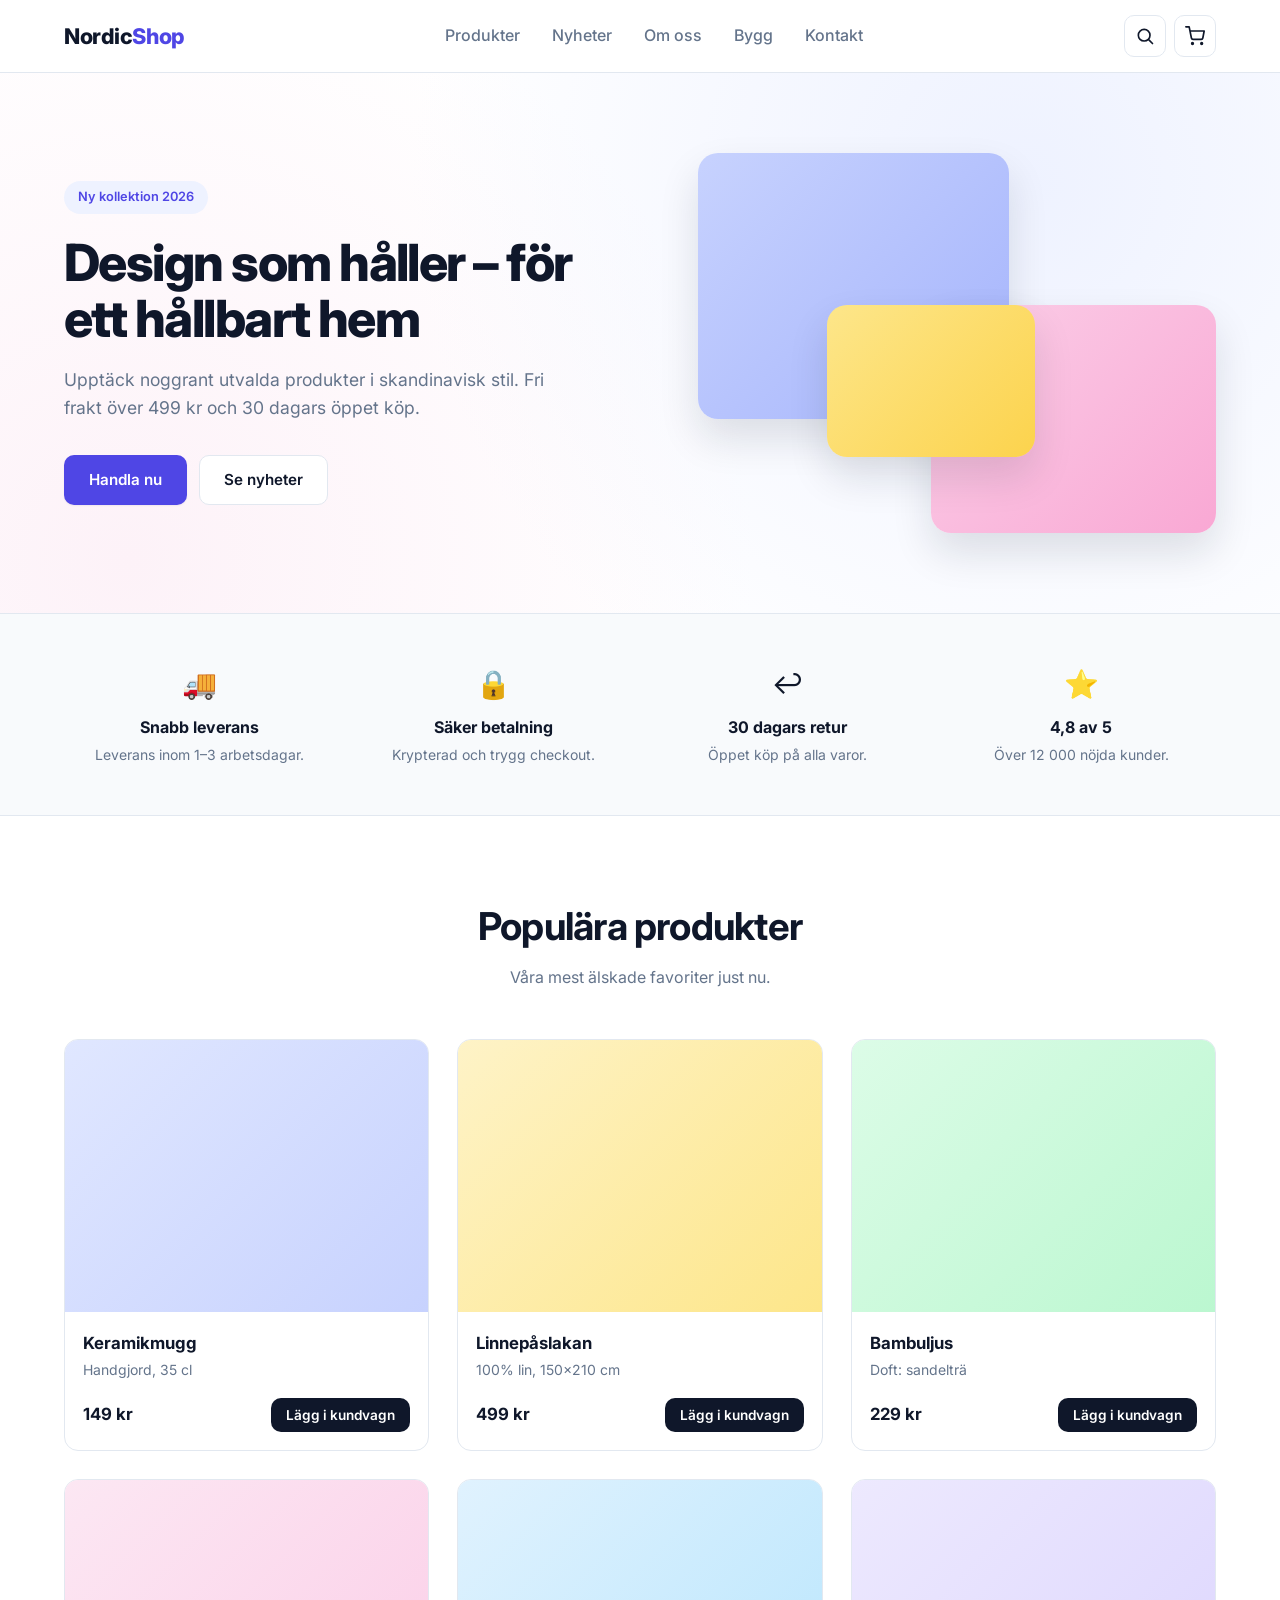
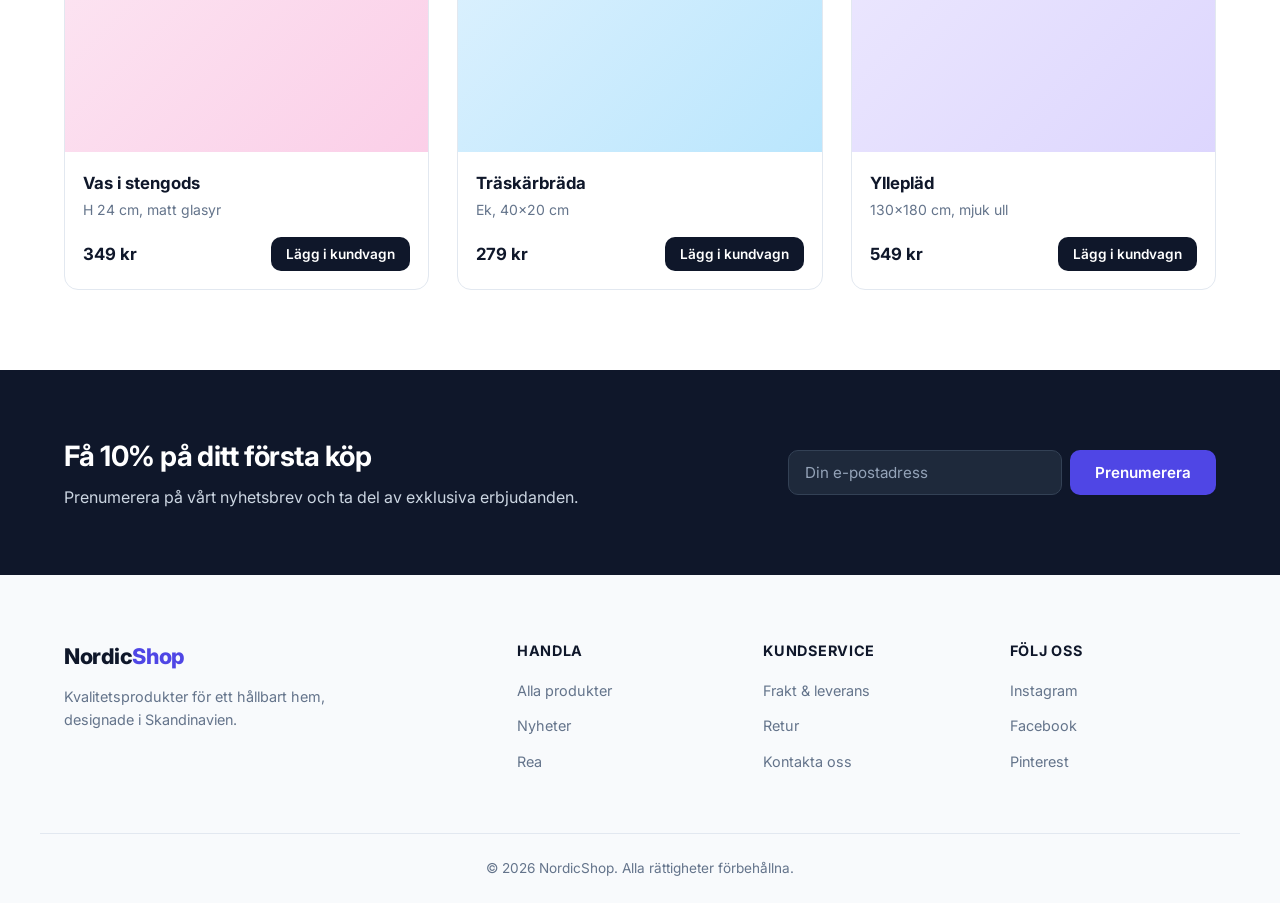
<file: index.html>
<!DOCTYPE html>
<html lang="sv">
<head>
  <meta charset="UTF-8" />
  <meta name="viewport" content="width=device-width, initial-scale=1.0" />
  <title>Nordic Shop – Kvalitet för vardagen</title>
  <link rel="preconnect" href="https://fonts.googleapis.com" />
  <link rel="preconnect" href="https://fonts.gstatic.com" crossorigin />
  <link href="https://fonts.googleapis.com/css2?family=Inter:wght@400;500;600;700;800&display=swap" rel="stylesheet" />
  <link rel="stylesheet" href="style.css" />
</head>
<body>
  <header class="site-header">
    <div class="container header-inner">
      <a href="index.html" class="logo">Nordic<span>Shop</span></a>
      <nav class="main-nav" aria-label="Huvudmeny">
        <a href="produkter.html">Produkter</a>
        <a href="nyheter.html">Nyheter</a>
        <a href="om-oss.html">Om oss</a>
        <a href="bygg.html">Bygg</a>
        <a href="index.html#kontakt">Kontakt</a>
      </nav>
      <div class="header-actions">
        <button class="icon-btn" id="searchToggle" aria-label="Sök" aria-expanded="false">
          <svg viewBox="0 0 24 24" width="20" height="20" fill="none" stroke="currentColor" stroke-width="2" stroke-linecap="round" stroke-linejoin="round"><circle cx="11" cy="11" r="7"/><line x1="21" y1="21" x2="16.65" y2="16.65"/></svg>
        </button>
        <a href="kundvagn.html" class="icon-btn cart-btn" aria-label="Kundvagn">
          <svg viewBox="0 0 24 24" width="20" height="20" fill="none" stroke="currentColor" stroke-width="2" stroke-linecap="round" stroke-linejoin="round"><circle cx="9" cy="21" r="1"/><circle cx="20" cy="21" r="1"/><path d="M1 1h4l2.68 13.39a2 2 0 0 0 2 1.61h9.72a2 2 0 0 0 2-1.61L23 6H6"/></svg>
          <span class="cart-count" id="cartCount">0</span>
        </a>
      </div>
    </div>
    <div class="search-panel" id="searchPanel" hidden>
      <div class="container">
        <input type="search" id="searchInput" class="search-input" placeholder="Sök produkter…" autocomplete="off" />
        <div class="search-results" id="searchResults"></div>
      </div>
    </div>
  </header>

  <section class="hero">
    <div class="container hero-inner">
      <div class="hero-text">
        <span class="badge">Ny kollektion 2026</span>
        <h1>Design som håller – för ett hållbart hem</h1>
        <p>Upptäck noggrant utvalda produkter i skandinavisk stil. Fri frakt över 499 kr och 30 dagars öppet köp.</p>
        <div class="hero-actions">
          <a href="produkter.html" class="btn btn-primary">Handla nu</a>
          <a href="nyheter.html" class="btn btn-ghost">Se nyheter</a>
        </div>
      </div>
      <div class="hero-visual" aria-hidden="true">
        <div class="hero-card card-1"></div>
        <div class="hero-card card-2"></div>
        <div class="hero-card card-3"></div>
      </div>
    </div>
  </section>

  <section class="features">
    <div class="container features-grid">
      <div class="feature">
        <div class="feature-icon">🚚</div>
        <h3>Snabb leverans</h3>
        <p>Leverans inom 1–3 arbetsdagar.</p>
      </div>
      <div class="feature">
        <div class="feature-icon">🔒</div>
        <h3>Säker betalning</h3>
        <p>Krypterad och trygg checkout.</p>
      </div>
      <div class="feature">
        <div class="feature-icon">↩️</div>
        <h3>30 dagars retur</h3>
        <p>Öppet köp på alla varor.</p>
      </div>
      <div class="feature">
        <div class="feature-icon">⭐</div>
        <h3>4,8 av 5</h3>
        <p>Över 12 000 nöjda kunder.</p>
      </div>
    </div>
  </section>

  <section id="produkter" class="products">
    <div class="container">
      <div class="section-head">
        <h2>Populära produkter</h2>
        <p>Våra mest älskade favoriter just nu.</p>
      </div>
      <div class="product-grid" data-render="products" data-limit="6"></div>
    </div>
  </section>

  <section id="nyheter" class="newsletter">
    <div class="container newsletter-inner">
      <div>
        <h2>Få 10% på ditt första köp</h2>
        <p>Prenumerera på vårt nyhetsbrev och ta del av exklusiva erbjudanden.</p>
      </div>
      <form class="newsletter-form" id="newsletterForm">
        <input type="email" name="email" placeholder="Din e-postadress" required />
        <button type="submit" class="btn btn-primary">Prenumerera</button>
      </form>
    </div>
  </section>

  <footer id="kontakt" class="site-footer">
    <div class="container footer-grid">
      <div>
        <a href="index.html" class="logo">Nordic<span>Shop</span></a>
        <p class="footer-text">Kvalitetsprodukter för ett hållbart hem, designade i Skandinavien.</p>
      </div>
      <div>
        <h4>Handla</h4>
        <ul>
          <li><a href="produkter.html">Alla produkter</a></li>
          <li><a href="nyheter.html">Nyheter</a></li>
          <li><a href="produkter.html?filter=rea">Rea</a></li>
        </ul>
      </div>
      <div>
        <h4>Kundservice</h4>
        <ul>
          <li><a href="om-oss.html#frakt">Frakt &amp; leverans</a></li>
          <li><a href="om-oss.html#retur">Retur</a></li>
          <li><a href="om-oss.html#kontakt">Kontakta oss</a></li>
        </ul>
      </div>
      <div>
        <h4>Följ oss</h4>
        <ul>
          <li><a href="https://instagram.com" target="_blank" rel="noopener">Instagram</a></li>
          <li><a href="https://facebook.com" target="_blank" rel="noopener">Facebook</a></li>
          <li><a href="https://pinterest.com" target="_blank" rel="noopener">Pinterest</a></li>
        </ul>
      </div>
    </div>
    <div class="container footer-bottom">
      <p>© 2026 NordicShop. Alla rättigheter förbehållna.</p>
    </div>
  </footer>

  <div class="toast" id="toast" role="status" aria-live="polite"></div>
  <script src="script.js"></script>
</body>
</html>
</file>
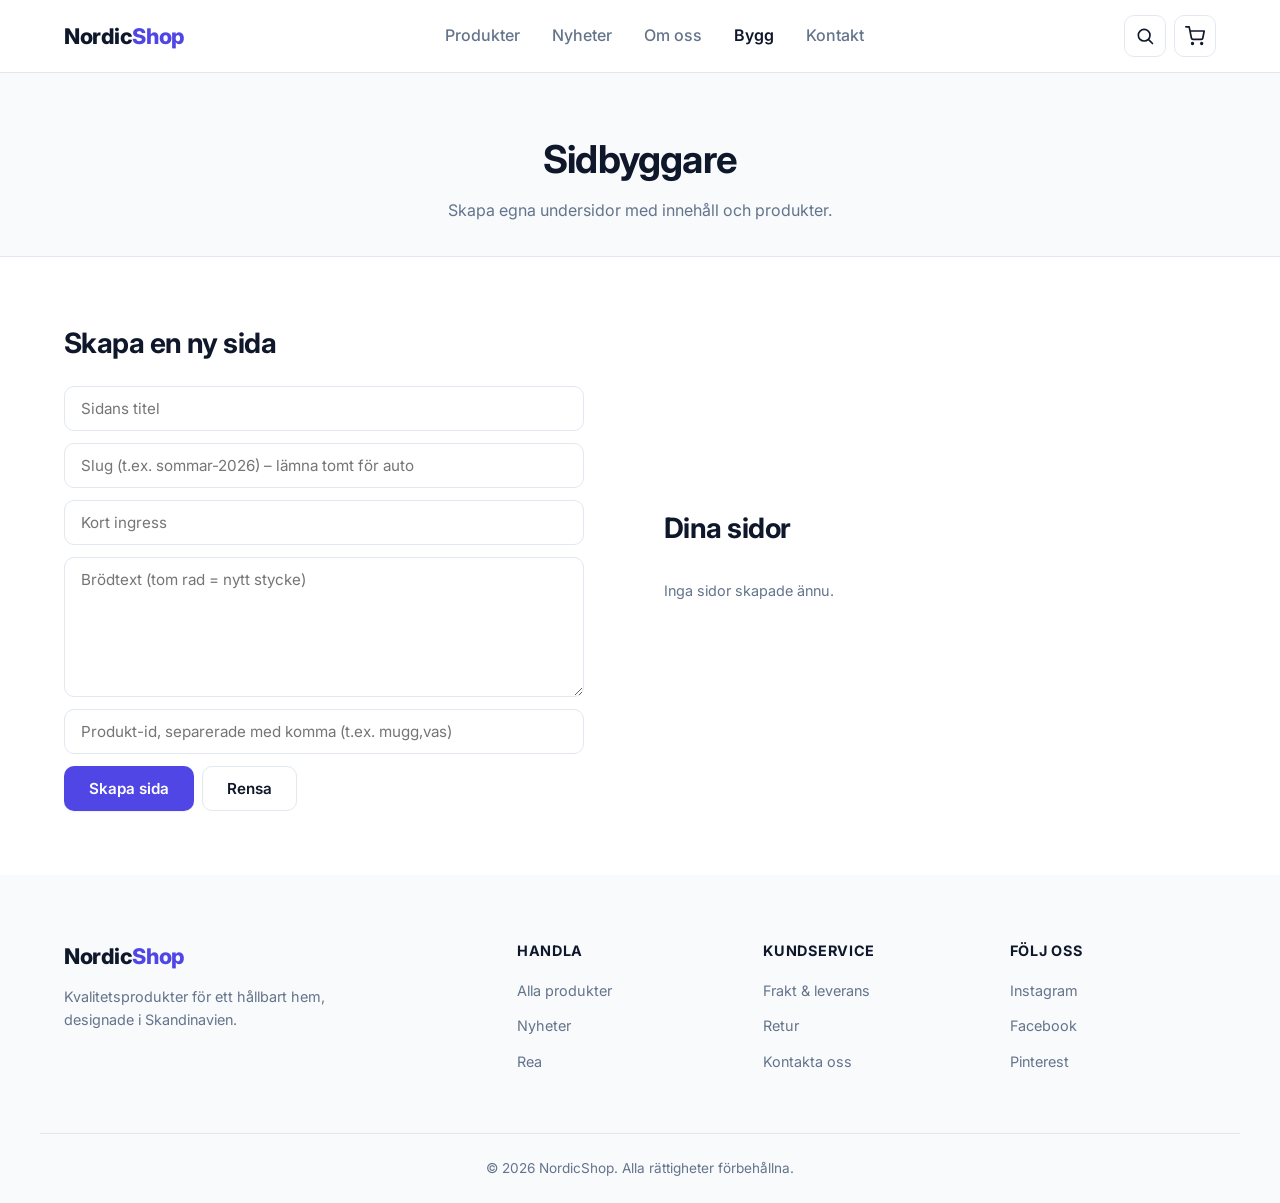
<file: bygg.html>
<!DOCTYPE html>
<html lang="sv">
<head>
  <meta charset="UTF-8" />
  <meta name="viewport" content="width=device-width, initial-scale=1.0" />
  <title>Sidbyggare – Nordic Shop</title>
  <link rel="preconnect" href="https://fonts.googleapis.com" />
  <link rel="preconnect" href="https://fonts.gstatic.com" crossorigin />
  <link href="https://fonts.googleapis.com/css2?family=Inter:wght@400;500;600;700;800&display=swap" rel="stylesheet" />
  <link rel="stylesheet" href="style.css" />
</head>
<body>
  <header class="site-header">
    <div class="container header-inner">
      <a href="index.html" class="logo">Nordic<span>Shop</span></a>
      <nav class="main-nav" aria-label="Huvudmeny">
        <a href="produkter.html">Produkter</a>
        <a href="nyheter.html">Nyheter</a>
        <a href="om-oss.html">Om oss</a>
        <a href="bygg.html">Bygg</a>
        <a href="index.html#kontakt">Kontakt</a>
      </nav>
      <div class="header-actions">
        <button class="icon-btn" id="searchToggle" aria-label="Sök" aria-expanded="false">
          <svg viewBox="0 0 24 24" width="20" height="20" fill="none" stroke="currentColor" stroke-width="2" stroke-linecap="round" stroke-linejoin="round"><circle cx="11" cy="11" r="7"/><line x1="21" y1="21" x2="16.65" y2="16.65"/></svg>
        </button>
        <a href="kundvagn.html" class="icon-btn cart-btn" aria-label="Kundvagn">
          <svg viewBox="0 0 24 24" width="20" height="20" fill="none" stroke="currentColor" stroke-width="2" stroke-linecap="round" stroke-linejoin="round"><circle cx="9" cy="21" r="1"/><circle cx="20" cy="21" r="1"/><path d="M1 1h4l2.68 13.39a2 2 0 0 0 2 1.61h9.72a2 2 0 0 0 2-1.61L23 6H6"/></svg>
          <span class="cart-count" id="cartCount">0</span>
        </a>
      </div>
    </div>
    <div class="search-panel" id="searchPanel" hidden>
      <div class="container">
        <input type="search" id="searchInput" class="search-input" placeholder="Sök produkter…" autocomplete="off" />
        <div class="search-results" id="searchResults"></div>
      </div>
    </div>
  </header>

  <section class="page-head">
    <div class="container">
      <h1>Sidbyggare</h1>
      <p>Skapa egna undersidor med innehåll och produkter.</p>
    </div>
  </section>

  <section class="about">
    <div class="container about-grid">
      <div>
        <h2>Skapa en ny sida</h2>
        <form class="contact-form" id="pageForm" autocomplete="off">
          <input type="text" name="title" placeholder="Sidans titel" required />
          <input type="text" name="slug" placeholder="Slug (t.ex. sommar-2026) – lämna tomt för auto" />
          <input type="text" name="intro" placeholder="Kort ingress" />
          <textarea name="body" rows="6" placeholder="Brödtext (tom rad = nytt stycke)"></textarea>
          <input type="text" name="products" placeholder="Produkt-id, separerade med komma (t.ex. mugg,vas)" />
          <div style="display:flex;gap:8px;flex-wrap:wrap;">
            <button type="submit" class="btn btn-primary">Skapa sida</button>
            <button type="button" class="btn btn-ghost" data-action="reset">Rensa</button>
          </div>
        </form>
      </div>
      <div>
        <h2>Dina sidor</h2>
        <div id="pageList" class="page-list"></div>
      </div>
    </div>
  </section>

  <footer id="kontakt" class="site-footer">
    <div class="container footer-grid">
      <div>
        <a href="index.html" class="logo">Nordic<span>Shop</span></a>
        <p class="footer-text">Kvalitetsprodukter för ett hållbart hem, designade i Skandinavien.</p>
      </div>
      <div>
        <h4>Handla</h4>
        <ul>
          <li><a href="produkter.html">Alla produkter</a></li>
          <li><a href="nyheter.html">Nyheter</a></li>
          <li><a href="produkter.html?filter=rea">Rea</a></li>
        </ul>
      </div>
      <div>
        <h4>Kundservice</h4>
        <ul>
          <li><a href="om-oss.html#frakt">Frakt &amp; leverans</a></li>
          <li><a href="om-oss.html#retur">Retur</a></li>
          <li><a href="om-oss.html#kontakt">Kontakta oss</a></li>
        </ul>
      </div>
      <div>
        <h4>Följ oss</h4>
        <ul>
          <li><a href="https://instagram.com" target="_blank" rel="noopener">Instagram</a></li>
          <li><a href="https://facebook.com" target="_blank" rel="noopener">Facebook</a></li>
          <li><a href="https://pinterest.com" target="_blank" rel="noopener">Pinterest</a></li>
        </ul>
      </div>
    </div>
    <div class="container footer-bottom">
      <p>© 2026 NordicShop. Alla rättigheter förbehållna.</p>
    </div>
  </footer>

  <div class="toast" id="toast" role="status" aria-live="polite"></div>
  <script src="script.js"></script>
</body>
</html>
</file>
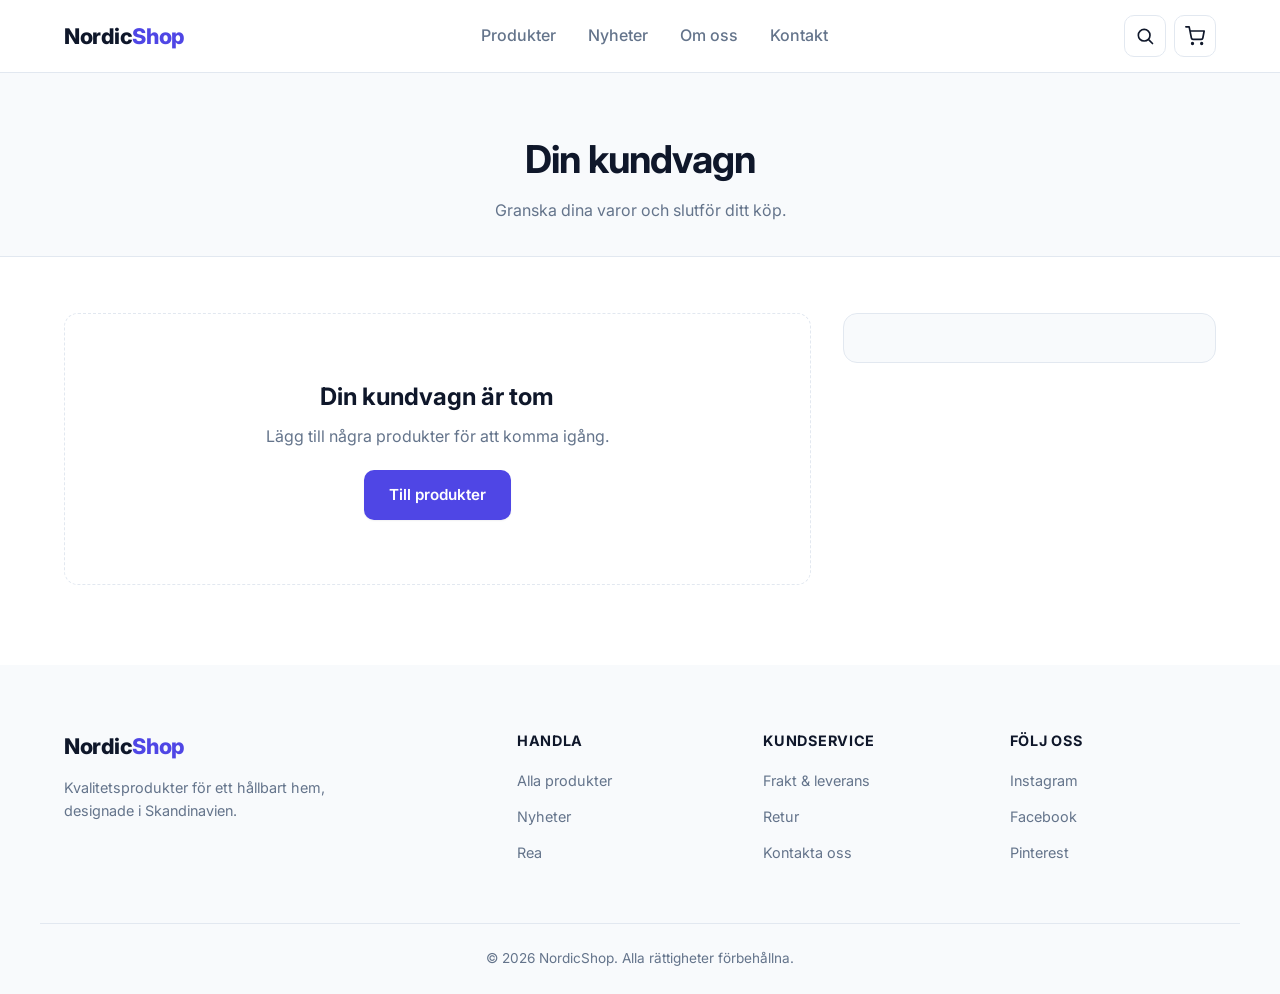
<file: kundvagn.html>
<!DOCTYPE html>
<html lang="sv">
<head>
  <meta charset="UTF-8" />
  <meta name="viewport" content="width=device-width, initial-scale=1.0" />
  <title>Kundvagn – Nordic Shop</title>
  <link rel="preconnect" href="https://fonts.googleapis.com" />
  <link rel="preconnect" href="https://fonts.gstatic.com" crossorigin />
  <link href="https://fonts.googleapis.com/css2?family=Inter:wght@400;500;600;700;800&display=swap" rel="stylesheet" />
  <link rel="stylesheet" href="style.css" />
</head>
<body>
  <header class="site-header">
    <div class="container header-inner">
      <a href="index.html" class="logo">Nordic<span>Shop</span></a>
      <nav class="main-nav" aria-label="Huvudmeny">
        <a href="produkter.html">Produkter</a>
        <a href="nyheter.html">Nyheter</a>
        <a href="om-oss.html">Om oss</a>
        <a href="index.html#kontakt">Kontakt</a>
      </nav>
      <div class="header-actions">
        <button class="icon-btn" id="searchToggle" aria-label="Sök" aria-expanded="false">
          <svg viewBox="0 0 24 24" width="20" height="20" fill="none" stroke="currentColor" stroke-width="2" stroke-linecap="round" stroke-linejoin="round"><circle cx="11" cy="11" r="7"/><line x1="21" y1="21" x2="16.65" y2="16.65"/></svg>
        </button>
        <a href="kundvagn.html" class="icon-btn cart-btn" aria-label="Kundvagn">
          <svg viewBox="0 0 24 24" width="20" height="20" fill="none" stroke="currentColor" stroke-width="2" stroke-linecap="round" stroke-linejoin="round"><circle cx="9" cy="21" r="1"/><circle cx="20" cy="21" r="1"/><path d="M1 1h4l2.68 13.39a2 2 0 0 0 2 1.61h9.72a2 2 0 0 0 2-1.61L23 6H6"/></svg>
          <span class="cart-count" id="cartCount">0</span>
        </a>
      </div>
    </div>
    <div class="search-panel" id="searchPanel" hidden>
      <div class="container">
        <input type="search" id="searchInput" class="search-input" placeholder="Sök produkter…" autocomplete="off" />
        <div class="search-results" id="searchResults"></div>
      </div>
    </div>
  </header>

  <section class="page-head">
    <div class="container">
      <h1>Din kundvagn</h1>
      <p>Granska dina varor och slutför ditt köp.</p>
    </div>
  </section>

  <section class="cart-page">
    <div class="container cart-layout">
      <div class="cart-items" id="cartItems"></div>
      <aside class="cart-summary" id="cartSummary"></aside>
    </div>
  </section>

  <footer class="site-footer">
    <div class="container footer-grid">
      <div>
        <a href="index.html" class="logo">Nordic<span>Shop</span></a>
        <p class="footer-text">Kvalitetsprodukter för ett hållbart hem, designade i Skandinavien.</p>
      </div>
      <div>
        <h4>Handla</h4>
        <ul>
          <li><a href="produkter.html">Alla produkter</a></li>
          <li><a href="nyheter.html">Nyheter</a></li>
          <li><a href="produkter.html?filter=rea">Rea</a></li>
        </ul>
      </div>
      <div>
        <h4>Kundservice</h4>
        <ul>
          <li><a href="om-oss.html#frakt">Frakt &amp; leverans</a></li>
          <li><a href="om-oss.html#retur">Retur</a></li>
          <li><a href="om-oss.html#kontakt">Kontakta oss</a></li>
        </ul>
      </div>
      <div>
        <h4>Följ oss</h4>
        <ul>
          <li><a href="https://instagram.com" target="_blank" rel="noopener">Instagram</a></li>
          <li><a href="https://facebook.com" target="_blank" rel="noopener">Facebook</a></li>
          <li><a href="https://pinterest.com" target="_blank" rel="noopener">Pinterest</a></li>
        </ul>
      </div>
    </div>
    <div class="container footer-bottom">
      <p>© 2026 NordicShop. Alla rättigheter förbehållna.</p>
    </div>
  </footer>

  <div class="toast" id="toast" role="status" aria-live="polite"></div>
  <script src="script.js"></script>
</body>
</html>
</file>
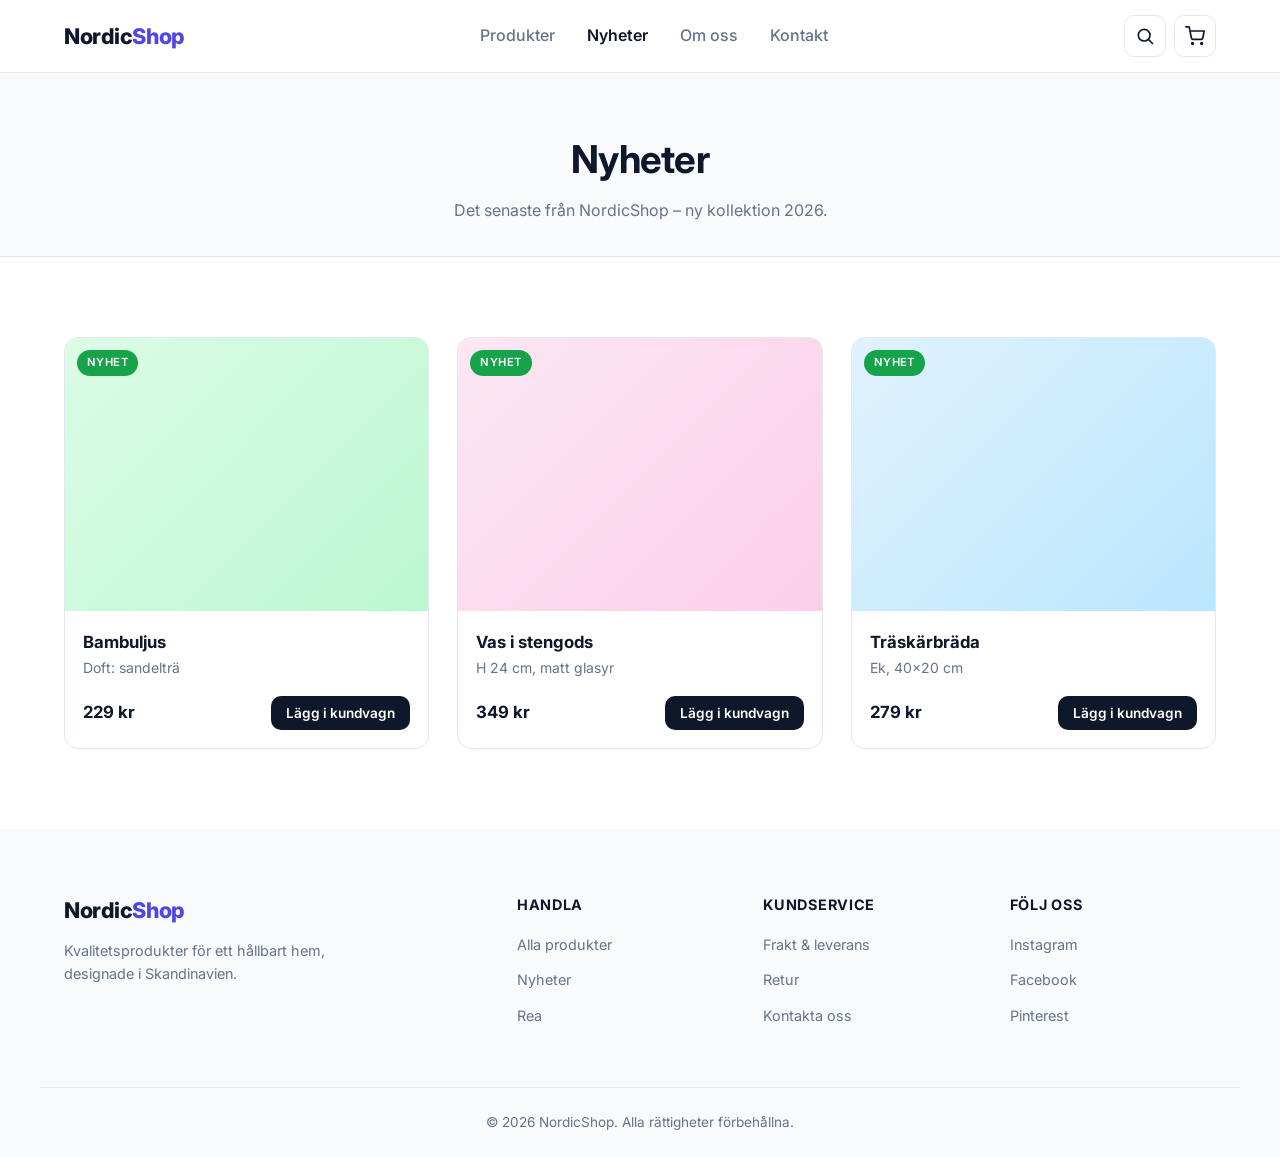
<file: nyheter.html>
<!DOCTYPE html>
<html lang="sv">
<head>
  <meta charset="UTF-8" />
  <meta name="viewport" content="width=device-width, initial-scale=1.0" />
  <title>Nyheter – Nordic Shop</title>
  <link rel="preconnect" href="https://fonts.googleapis.com" />
  <link rel="preconnect" href="https://fonts.gstatic.com" crossorigin />
  <link href="https://fonts.googleapis.com/css2?family=Inter:wght@400;500;600;700;800&display=swap" rel="stylesheet" />
  <link rel="stylesheet" href="style.css" />
</head>
<body>
  <header class="site-header">
    <div class="container header-inner">
      <a href="index.html" class="logo">Nordic<span>Shop</span></a>
      <nav class="main-nav" aria-label="Huvudmeny">
        <a href="produkter.html">Produkter</a>
        <a href="nyheter.html">Nyheter</a>
        <a href="om-oss.html">Om oss</a>
        <a href="index.html#kontakt">Kontakt</a>
      </nav>
      <div class="header-actions">
        <button class="icon-btn" id="searchToggle" aria-label="Sök" aria-expanded="false">
          <svg viewBox="0 0 24 24" width="20" height="20" fill="none" stroke="currentColor" stroke-width="2" stroke-linecap="round" stroke-linejoin="round"><circle cx="11" cy="11" r="7"/><line x1="21" y1="21" x2="16.65" y2="16.65"/></svg>
        </button>
        <a href="kundvagn.html" class="icon-btn cart-btn" aria-label="Kundvagn">
          <svg viewBox="0 0 24 24" width="20" height="20" fill="none" stroke="currentColor" stroke-width="2" stroke-linecap="round" stroke-linejoin="round"><circle cx="9" cy="21" r="1"/><circle cx="20" cy="21" r="1"/><path d="M1 1h4l2.68 13.39a2 2 0 0 0 2 1.61h9.72a2 2 0 0 0 2-1.61L23 6H6"/></svg>
          <span class="cart-count" id="cartCount">0</span>
        </a>
      </div>
    </div>
    <div class="search-panel" id="searchPanel" hidden>
      <div class="container">
        <input type="search" id="searchInput" class="search-input" placeholder="Sök produkter…" autocomplete="off" />
        <div class="search-results" id="searchResults"></div>
      </div>
    </div>
  </header>

  <section class="page-head">
    <div class="container">
      <h1>Nyheter</h1>
      <p>Det senaste från NordicShop – ny kollektion 2026.</p>
    </div>
  </section>

  <section class="products">
    <div class="container">
      <div class="product-grid" data-render="news"></div>
    </div>
  </section>

  <footer id="kontakt" class="site-footer">
    <div class="container footer-grid">
      <div>
        <a href="index.html" class="logo">Nordic<span>Shop</span></a>
        <p class="footer-text">Kvalitetsprodukter för ett hållbart hem, designade i Skandinavien.</p>
      </div>
      <div>
        <h4>Handla</h4>
        <ul>
          <li><a href="produkter.html">Alla produkter</a></li>
          <li><a href="nyheter.html">Nyheter</a></li>
          <li><a href="produkter.html?filter=rea">Rea</a></li>
        </ul>
      </div>
      <div>
        <h4>Kundservice</h4>
        <ul>
          <li><a href="om-oss.html#frakt">Frakt &amp; leverans</a></li>
          <li><a href="om-oss.html#retur">Retur</a></li>
          <li><a href="om-oss.html#kontakt">Kontakta oss</a></li>
        </ul>
      </div>
      <div>
        <h4>Följ oss</h4>
        <ul>
          <li><a href="https://instagram.com" target="_blank" rel="noopener">Instagram</a></li>
          <li><a href="https://facebook.com" target="_blank" rel="noopener">Facebook</a></li>
          <li><a href="https://pinterest.com" target="_blank" rel="noopener">Pinterest</a></li>
        </ul>
      </div>
    </div>
    <div class="container footer-bottom">
      <p>© 2026 NordicShop. Alla rättigheter förbehållna.</p>
    </div>
  </footer>

  <div class="toast" id="toast" role="status" aria-live="polite"></div>
  <script src="script.js"></script>
</body>
</html>
</file>
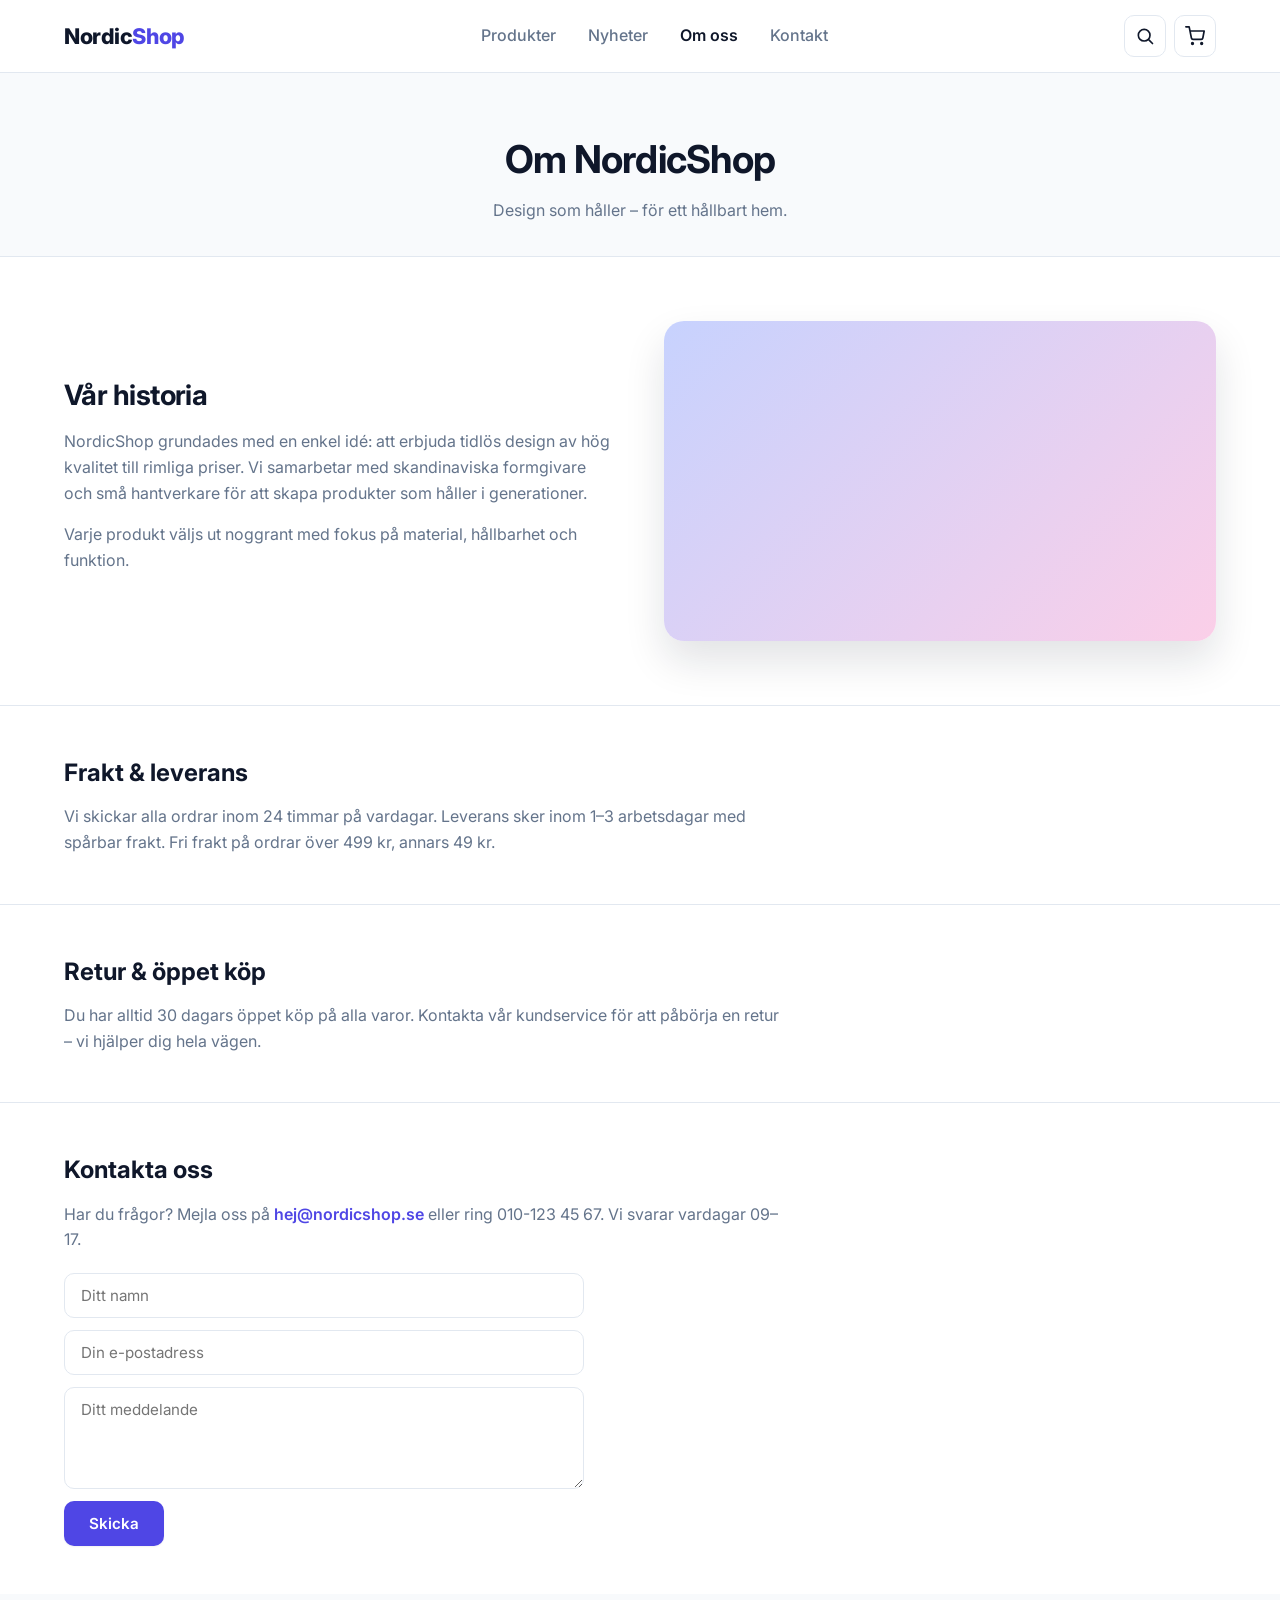
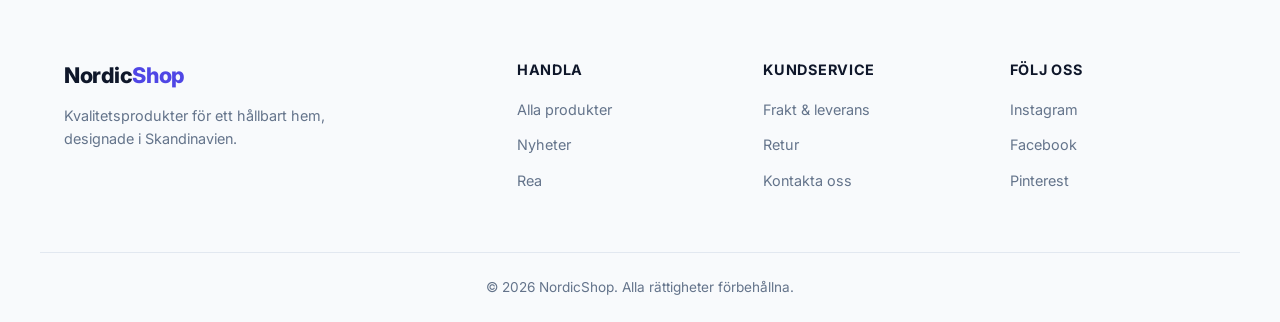
<file: om-oss.html>
<!DOCTYPE html>
<html lang="sv">
<head>
  <meta charset="UTF-8" />
  <meta name="viewport" content="width=device-width, initial-scale=1.0" />
  <title>Om oss – Nordic Shop</title>
  <link rel="preconnect" href="https://fonts.googleapis.com" />
  <link rel="preconnect" href="https://fonts.gstatic.com" crossorigin />
  <link href="https://fonts.googleapis.com/css2?family=Inter:wght@400;500;600;700;800&display=swap" rel="stylesheet" />
  <link rel="stylesheet" href="style.css" />
</head>
<body>
  <header class="site-header">
    <div class="container header-inner">
      <a href="index.html" class="logo">Nordic<span>Shop</span></a>
      <nav class="main-nav" aria-label="Huvudmeny">
        <a href="produkter.html">Produkter</a>
        <a href="nyheter.html">Nyheter</a>
        <a href="om-oss.html">Om oss</a>
        <a href="index.html#kontakt">Kontakt</a>
      </nav>
      <div class="header-actions">
        <button class="icon-btn" id="searchToggle" aria-label="Sök" aria-expanded="false">
          <svg viewBox="0 0 24 24" width="20" height="20" fill="none" stroke="currentColor" stroke-width="2" stroke-linecap="round" stroke-linejoin="round"><circle cx="11" cy="11" r="7"/><line x1="21" y1="21" x2="16.65" y2="16.65"/></svg>
        </button>
        <a href="kundvagn.html" class="icon-btn cart-btn" aria-label="Kundvagn">
          <svg viewBox="0 0 24 24" width="20" height="20" fill="none" stroke="currentColor" stroke-width="2" stroke-linecap="round" stroke-linejoin="round"><circle cx="9" cy="21" r="1"/><circle cx="20" cy="21" r="1"/><path d="M1 1h4l2.68 13.39a2 2 0 0 0 2 1.61h9.72a2 2 0 0 0 2-1.61L23 6H6"/></svg>
          <span class="cart-count" id="cartCount">0</span>
        </a>
      </div>
    </div>
    <div class="search-panel" id="searchPanel" hidden>
      <div class="container">
        <input type="search" id="searchInput" class="search-input" placeholder="Sök produkter…" autocomplete="off" />
        <div class="search-results" id="searchResults"></div>
      </div>
    </div>
  </header>

  <section class="page-head">
    <div class="container">
      <h1>Om NordicShop</h1>
      <p>Design som håller – för ett hållbart hem.</p>
    </div>
  </section>

  <section class="about">
    <div class="container about-grid">
      <div>
        <h2>Vår historia</h2>
        <p>NordicShop grundades med en enkel idé: att erbjuda tidlös design av hög kvalitet till rimliga priser. Vi samarbetar med skandinaviska formgivare och små hantverkare för att skapa produkter som håller i generationer.</p>
        <p>Varje produkt väljs ut noggrant med fokus på material, hållbarhet och funktion.</p>
      </div>
      <div class="about-visual" aria-hidden="true"></div>
    </div>
  </section>

  <section id="frakt" class="info-block">
    <div class="container">
      <h2>Frakt &amp; leverans</h2>
      <p>Vi skickar alla ordrar inom 24 timmar på vardagar. Leverans sker inom 1–3 arbetsdagar med spårbar frakt. Fri frakt på ordrar över 499 kr, annars 49 kr.</p>
    </div>
  </section>

  <section id="retur" class="info-block">
    <div class="container">
      <h2>Retur &amp; öppet köp</h2>
      <p>Du har alltid 30 dagars öppet köp på alla varor. Kontakta vår kundservice för att påbörja en retur – vi hjälper dig hela vägen.</p>
    </div>
  </section>

  <section id="kontakt" class="info-block">
    <div class="container">
      <h2>Kontakta oss</h2>
      <p>Har du frågor? Mejla oss på <a href="mailto:hej@nordicshop.se" style="color:var(--primary);font-weight:600;">hej@nordicshop.se</a> eller ring 010-123 45 67. Vi svarar vardagar 09–17.</p>
      <form class="contact-form" id="contactForm">
        <input type="text" name="name" placeholder="Ditt namn" required />
        <input type="email" name="email" placeholder="Din e-postadress" required />
        <textarea name="message" rows="4" placeholder="Ditt meddelande" required></textarea>
        <button type="submit" class="btn btn-primary">Skicka</button>
      </form>
    </div>
  </section>

  <footer class="site-footer">
    <div class="container footer-grid">
      <div>
        <a href="index.html" class="logo">Nordic<span>Shop</span></a>
        <p class="footer-text">Kvalitetsprodukter för ett hållbart hem, designade i Skandinavien.</p>
      </div>
      <div>
        <h4>Handla</h4>
        <ul>
          <li><a href="produkter.html">Alla produkter</a></li>
          <li><a href="nyheter.html">Nyheter</a></li>
          <li><a href="produkter.html?filter=rea">Rea</a></li>
        </ul>
      </div>
      <div>
        <h4>Kundservice</h4>
        <ul>
          <li><a href="om-oss.html#frakt">Frakt &amp; leverans</a></li>
          <li><a href="om-oss.html#retur">Retur</a></li>
          <li><a href="om-oss.html#kontakt">Kontakta oss</a></li>
        </ul>
      </div>
      <div>
        <h4>Följ oss</h4>
        <ul>
          <li><a href="https://instagram.com" target="_blank" rel="noopener">Instagram</a></li>
          <li><a href="https://facebook.com" target="_blank" rel="noopener">Facebook</a></li>
          <li><a href="https://pinterest.com" target="_blank" rel="noopener">Pinterest</a></li>
        </ul>
      </div>
    </div>
    <div class="container footer-bottom">
      <p>© 2026 NordicShop. Alla rättigheter förbehållna.</p>
    </div>
  </footer>

  <div class="toast" id="toast" role="status" aria-live="polite"></div>
  <script src="script.js"></script>
</body>
</html>
</file>
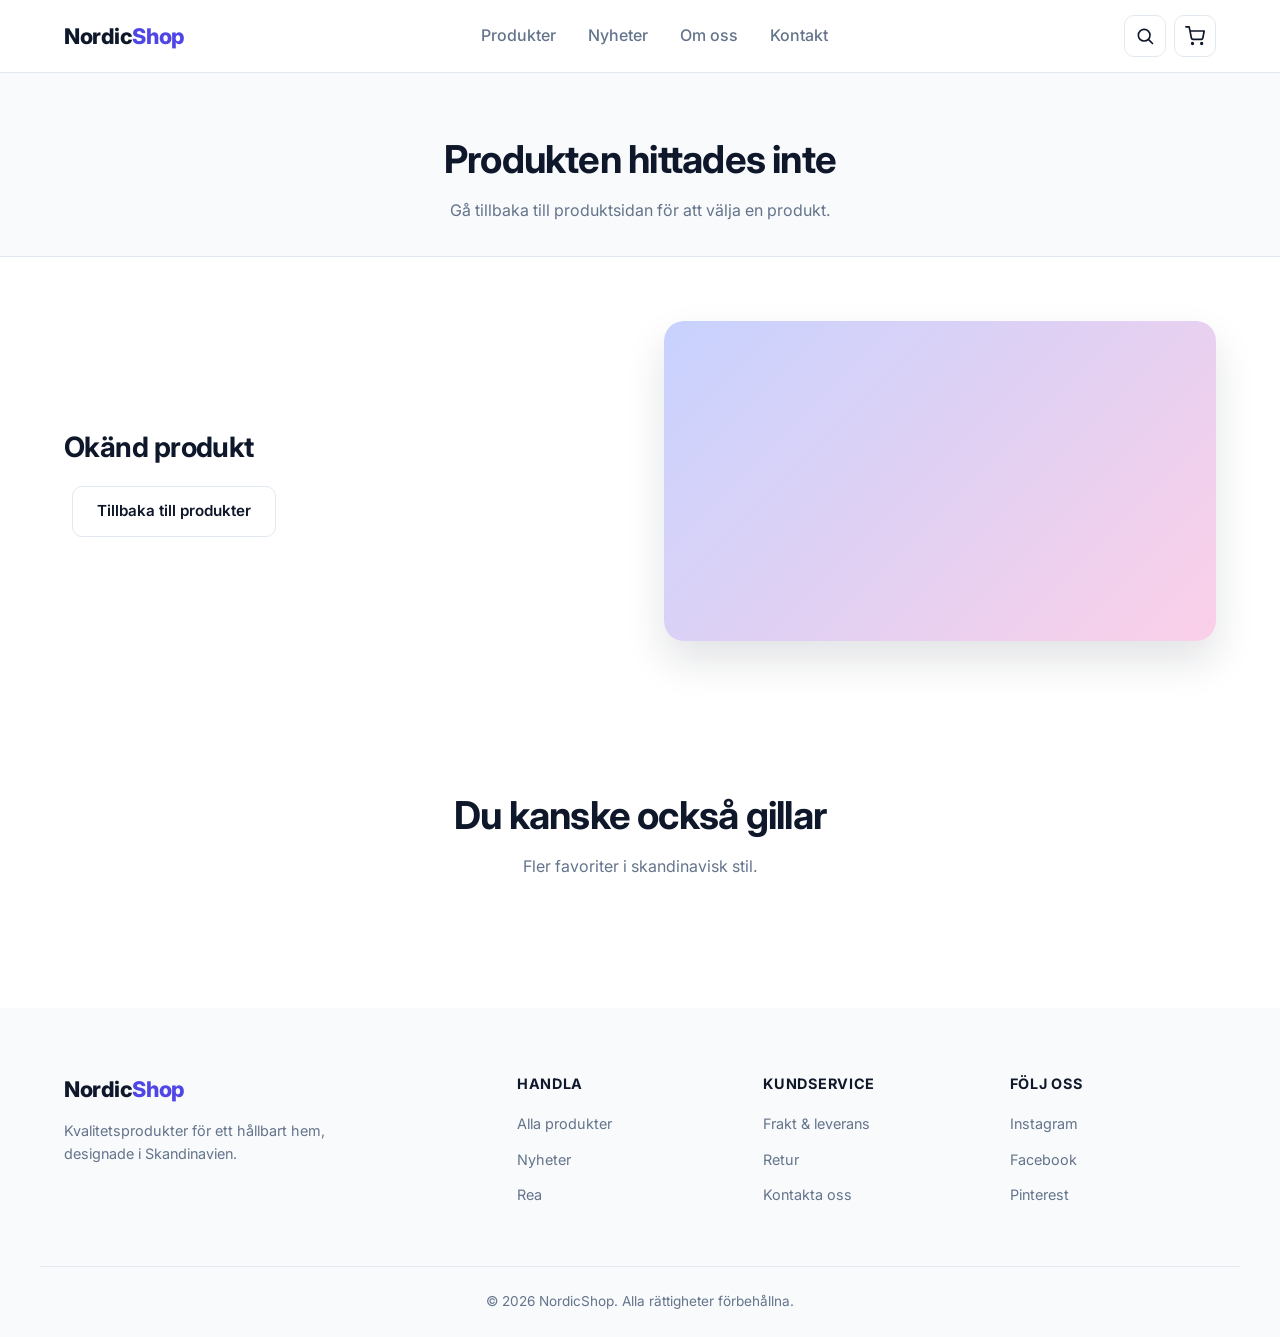
<file: produkt.html>
<!DOCTYPE html>
<html lang="sv">
<head>
  <meta charset="UTF-8" />
  <meta name="viewport" content="width=device-width, initial-scale=1.0" />
  <title>Produkt – Nordic Shop</title>
  <link rel="preconnect" href="https://fonts.googleapis.com" />
  <link rel="preconnect" href="https://fonts.gstatic.com" crossorigin />
  <link href="https://fonts.googleapis.com/css2?family=Inter:wght@400;500;600;700;800&display=swap" rel="stylesheet" />
  <link rel="stylesheet" href="style.css" />
</head>
<body>
  <header class="site-header">
    <div class="container header-inner">
      <a href="index.html" class="logo">Nordic<span>Shop</span></a>
      <nav class="main-nav" aria-label="Huvudmeny">
        <a href="produkter.html">Produkter</a>
        <a href="nyheter.html">Nyheter</a>
        <a href="om-oss.html">Om oss</a>
        <a href="index.html#kontakt">Kontakt</a>
      </nav>
      <div class="header-actions">
        <button class="icon-btn" id="searchToggle" aria-label="Sök" aria-expanded="false">
          <svg viewBox="0 0 24 24" width="20" height="20" fill="none" stroke="currentColor" stroke-width="2" stroke-linecap="round" stroke-linejoin="round"><circle cx="11" cy="11" r="7"/><line x1="21" y1="21" x2="16.65" y2="16.65"/></svg>
        </button>
        <a href="kundvagn.html" class="icon-btn cart-btn" aria-label="Kundvagn">
          <svg viewBox="0 0 24 24" width="20" height="20" fill="none" stroke="currentColor" stroke-width="2" stroke-linecap="round" stroke-linejoin="round"><circle cx="9" cy="21" r="1"/><circle cx="20" cy="21" r="1"/><path d="M1 1h4l2.68 13.39a2 2 0 0 0 2 1.61h9.72a2 2 0 0 0 2-1.61L23 6H6"/></svg>
          <span class="cart-count" id="cartCount">0</span>
        </a>
      </div>
    </div>
    <div class="search-panel" id="searchPanel" hidden>
      <div class="container">
        <input type="search" id="searchInput" class="search-input" placeholder="Sök produkter…" autocomplete="off" />
        <div class="search-results" id="searchResults"></div>
      </div>
    </div>
  </header>

  <section class="page-head">
    <div class="container">
      <h1 id="productTitle">Produkt</h1>
      <p id="productSubtitle">Läs mer om produkten</p>
    </div>
  </section>

  <section class="about">
    <div class="container about-grid" id="productDetail">
      <div>
        <h2 id="productName">Laddar…</h2>
        <p id="productDesc"></p>
        <p class="price" id="productPrice" style="font-size:1.5rem;margin:16px 0;"></p>
        <button class="btn btn-primary" id="productAddBtn" type="button">Lägg i kundvagn</button>
        <a href="produkter.html" class="btn btn-ghost" style="margin-left:8px;">Tillbaka till produkter</a>
      </div>
      <div class="about-visual" id="productVisual" aria-hidden="true"></div>
    </div>
  </section>

  <section class="products">
    <div class="container">
      <div class="section-head">
        <h2>Du kanske också gillar</h2>
        <p>Fler favoriter i skandinavisk stil.</p>
      </div>
      <div class="product-grid" id="relatedProducts"></div>
    </div>
  </section>

  <footer id="kontakt" class="site-footer">
    <div class="container footer-grid">
      <div>
        <a href="index.html" class="logo">Nordic<span>Shop</span></a>
        <p class="footer-text">Kvalitetsprodukter för ett hållbart hem, designade i Skandinavien.</p>
      </div>
      <div>
        <h4>Handla</h4>
        <ul>
          <li><a href="produkter.html">Alla produkter</a></li>
          <li><a href="nyheter.html">Nyheter</a></li>
          <li><a href="produkter.html?filter=rea">Rea</a></li>
        </ul>
      </div>
      <div>
        <h4>Kundservice</h4>
        <ul>
          <li><a href="om-oss.html#frakt">Frakt &amp; leverans</a></li>
          <li><a href="om-oss.html#retur">Retur</a></li>
          <li><a href="om-oss.html#kontakt">Kontakta oss</a></li>
        </ul>
      </div>
      <div>
        <h4>Följ oss</h4>
        <ul>
          <li><a href="https://instagram.com" target="_blank" rel="noopener">Instagram</a></li>
          <li><a href="https://facebook.com" target="_blank" rel="noopener">Facebook</a></li>
          <li><a href="https://pinterest.com" target="_blank" rel="noopener">Pinterest</a></li>
        </ul>
      </div>
    </div>
    <div class="container footer-bottom">
      <p>© 2026 NordicShop. Alla rättigheter förbehållna.</p>
    </div>
  </footer>

  <div class="toast" id="toast" role="status" aria-live="polite"></div>
  <script src="script.js"></script>
</body>
</html>
</file>
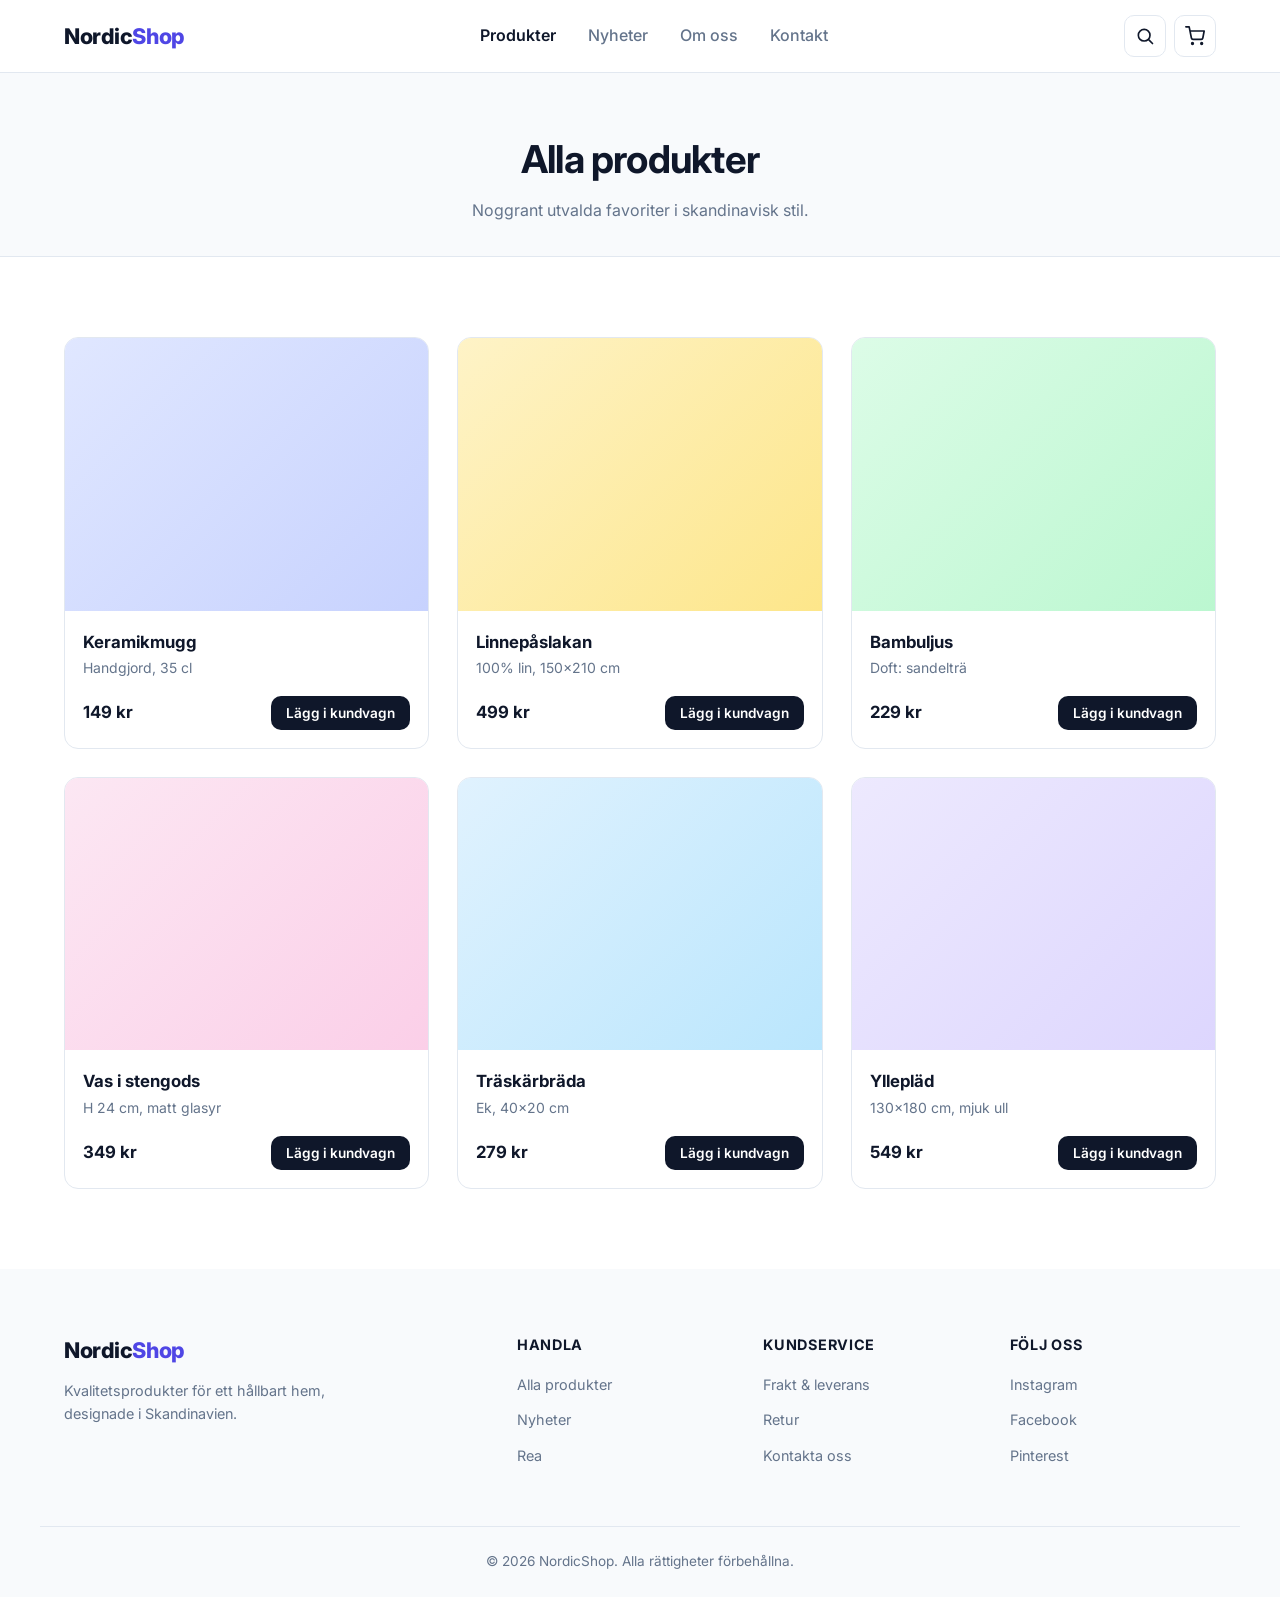
<file: produkter.html>
<!DOCTYPE html>
<html lang="sv">
<head>
  <meta charset="UTF-8" />
  <meta name="viewport" content="width=device-width, initial-scale=1.0" />
  <title>Produkter – Nordic Shop</title>
  <link rel="preconnect" href="https://fonts.googleapis.com" />
  <link rel="preconnect" href="https://fonts.gstatic.com" crossorigin />
  <link href="https://fonts.googleapis.com/css2?family=Inter:wght@400;500;600;700;800&display=swap" rel="stylesheet" />
  <link rel="stylesheet" href="style.css" />
</head>
<body>
  <header class="site-header">
    <div class="container header-inner">
      <a href="index.html" class="logo">Nordic<span>Shop</span></a>
      <nav class="main-nav" aria-label="Huvudmeny">
        <a href="produkter.html">Produkter</a>
        <a href="nyheter.html">Nyheter</a>
        <a href="om-oss.html">Om oss</a>
        <a href="index.html#kontakt">Kontakt</a>
      </nav>
      <div class="header-actions">
        <button class="icon-btn" id="searchToggle" aria-label="Sök" aria-expanded="false">
          <svg viewBox="0 0 24 24" width="20" height="20" fill="none" stroke="currentColor" stroke-width="2" stroke-linecap="round" stroke-linejoin="round"><circle cx="11" cy="11" r="7"/><line x1="21" y1="21" x2="16.65" y2="16.65"/></svg>
        </button>
        <a href="kundvagn.html" class="icon-btn cart-btn" aria-label="Kundvagn">
          <svg viewBox="0 0 24 24" width="20" height="20" fill="none" stroke="currentColor" stroke-width="2" stroke-linecap="round" stroke-linejoin="round"><circle cx="9" cy="21" r="1"/><circle cx="20" cy="21" r="1"/><path d="M1 1h4l2.68 13.39a2 2 0 0 0 2 1.61h9.72a2 2 0 0 0 2-1.61L23 6H6"/></svg>
          <span class="cart-count" id="cartCount">0</span>
        </a>
      </div>
    </div>
    <div class="search-panel" id="searchPanel" hidden>
      <div class="container">
        <input type="search" id="searchInput" class="search-input" placeholder="Sök produkter…" autocomplete="off" />
        <div class="search-results" id="searchResults"></div>
      </div>
    </div>
  </header>

  <section class="page-head">
    <div class="container">
      <h1>Alla produkter</h1>
      <p>Noggrant utvalda favoriter i skandinavisk stil.</p>
    </div>
  </section>

  <section class="products">
    <div class="container">
      <div class="product-grid" data-render="products"></div>
    </div>
  </section>

  <footer id="kontakt" class="site-footer">
    <div class="container footer-grid">
      <div>
        <a href="index.html" class="logo">Nordic<span>Shop</span></a>
        <p class="footer-text">Kvalitetsprodukter för ett hållbart hem, designade i Skandinavien.</p>
      </div>
      <div>
        <h4>Handla</h4>
        <ul>
          <li><a href="produkter.html">Alla produkter</a></li>
          <li><a href="nyheter.html">Nyheter</a></li>
          <li><a href="produkter.html?filter=rea">Rea</a></li>
        </ul>
      </div>
      <div>
        <h4>Kundservice</h4>
        <ul>
          <li><a href="om-oss.html#frakt">Frakt &amp; leverans</a></li>
          <li><a href="om-oss.html#retur">Retur</a></li>
          <li><a href="om-oss.html#kontakt">Kontakta oss</a></li>
        </ul>
      </div>
      <div>
        <h4>Följ oss</h4>
        <ul>
          <li><a href="https://instagram.com" target="_blank" rel="noopener">Instagram</a></li>
          <li><a href="https://facebook.com" target="_blank" rel="noopener">Facebook</a></li>
          <li><a href="https://pinterest.com" target="_blank" rel="noopener">Pinterest</a></li>
        </ul>
      </div>
    </div>
    <div class="container footer-bottom">
      <p>© 2026 NordicShop. Alla rättigheter förbehållna.</p>
    </div>
  </footer>

  <div class="toast" id="toast" role="status" aria-live="polite"></div>
  <script src="script.js"></script>
</body>
</html>
</file>
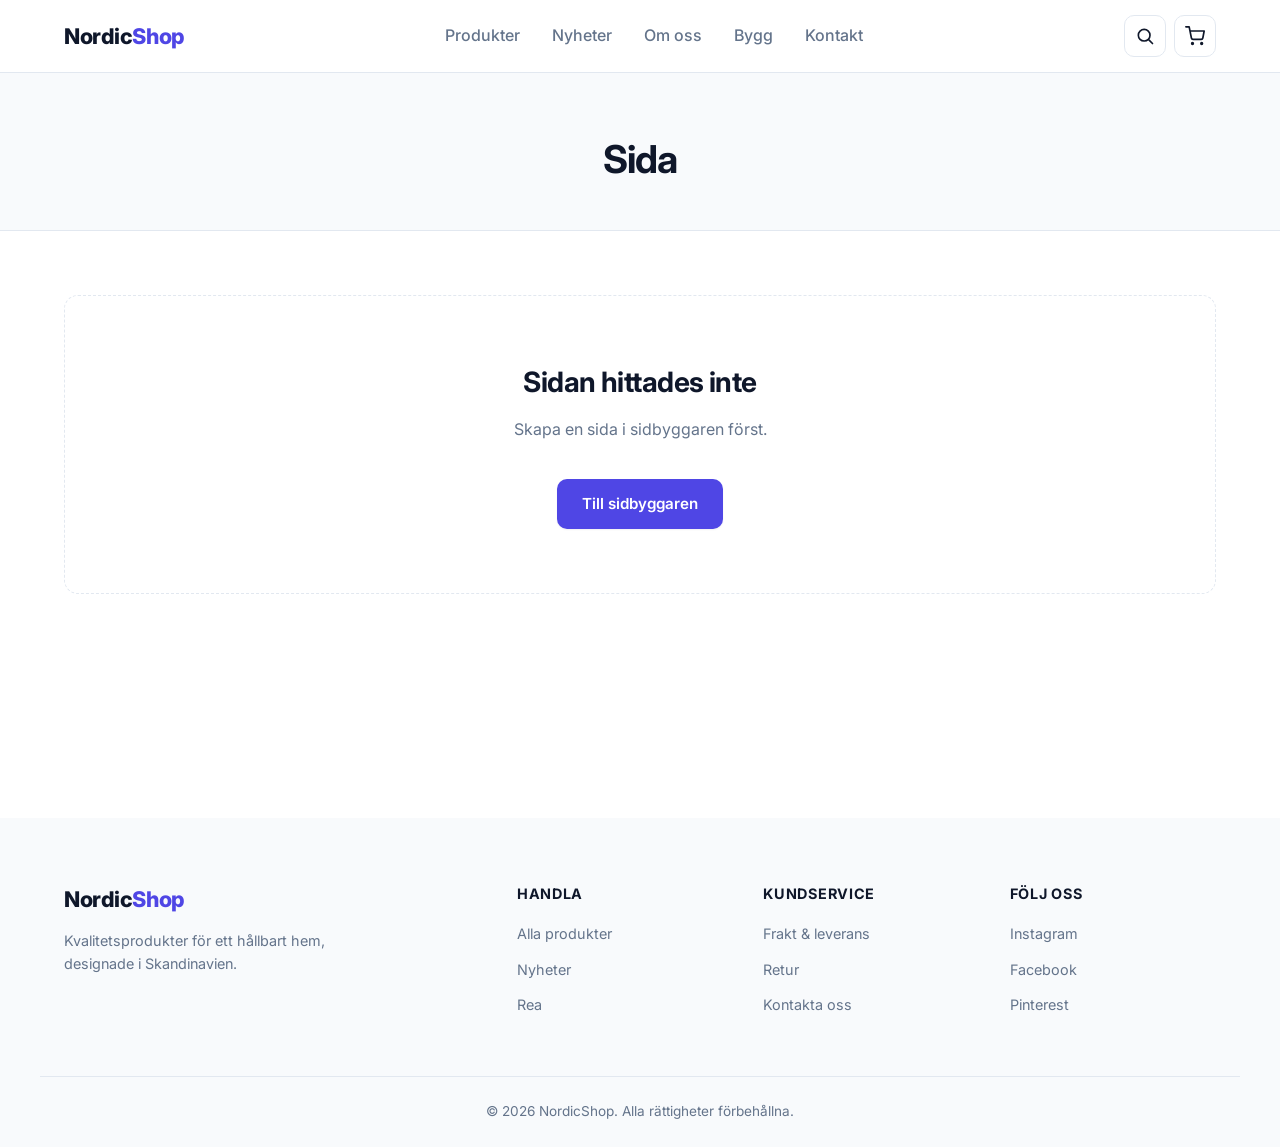
<file: sida.html>
<!DOCTYPE html>
<html lang="sv">
<head>
  <meta charset="UTF-8" />
  <meta name="viewport" content="width=device-width, initial-scale=1.0" />
  <title>Sida – Nordic Shop</title>
  <link rel="preconnect" href="https://fonts.googleapis.com" />
  <link rel="preconnect" href="https://fonts.gstatic.com" crossorigin />
  <link href="https://fonts.googleapis.com/css2?family=Inter:wght@400;500;600;700;800&display=swap" rel="stylesheet" />
  <link rel="stylesheet" href="style.css" />
</head>
<body>
  <header class="site-header">
    <div class="container header-inner">
      <a href="index.html" class="logo">Nordic<span>Shop</span></a>
      <nav class="main-nav" aria-label="Huvudmeny">
        <a href="produkter.html">Produkter</a>
        <a href="nyheter.html">Nyheter</a>
        <a href="om-oss.html">Om oss</a>
        <a href="bygg.html">Bygg</a>
        <a href="index.html#kontakt">Kontakt</a>
      </nav>
      <div class="header-actions">
        <button class="icon-btn" id="searchToggle" aria-label="Sök" aria-expanded="false">
          <svg viewBox="0 0 24 24" width="20" height="20" fill="none" stroke="currentColor" stroke-width="2" stroke-linecap="round" stroke-linejoin="round"><circle cx="11" cy="11" r="7"/><line x1="21" y1="21" x2="16.65" y2="16.65"/></svg>
        </button>
        <a href="kundvagn.html" class="icon-btn cart-btn" aria-label="Kundvagn">
          <svg viewBox="0 0 24 24" width="20" height="20" fill="none" stroke="currentColor" stroke-width="2" stroke-linecap="round" stroke-linejoin="round"><circle cx="9" cy="21" r="1"/><circle cx="20" cy="21" r="1"/><path d="M1 1h4l2.68 13.39a2 2 0 0 0 2 1.61h9.72a2 2 0 0 0 2-1.61L23 6H6"/></svg>
          <span class="cart-count" id="cartCount">0</span>
        </a>
      </div>
    </div>
    <div class="search-panel" id="searchPanel" hidden>
      <div class="container">
        <input type="search" id="searchInput" class="search-input" placeholder="Sök produkter…" autocomplete="off" />
        <div class="search-results" id="searchResults"></div>
      </div>
    </div>
  </header>

  <section class="page-head">
    <div class="container">
      <h1 id="customTitle">Sida</h1>
      <p id="customIntro"></p>
    </div>
  </section>

  <section class="about">
    <div class="container" id="customPage">
      <div id="customBody"></div>
    </div>
  </section>

  <section class="products">
    <div class="container">
      <div class="product-grid" id="customProducts"></div>
    </div>
  </section>

  <footer id="kontakt" class="site-footer">
    <div class="container footer-grid">
      <div>
        <a href="index.html" class="logo">Nordic<span>Shop</span></a>
        <p class="footer-text">Kvalitetsprodukter för ett hållbart hem, designade i Skandinavien.</p>
      </div>
      <div>
        <h4>Handla</h4>
        <ul>
          <li><a href="produkter.html">Alla produkter</a></li>
          <li><a href="nyheter.html">Nyheter</a></li>
          <li><a href="produkter.html?filter=rea">Rea</a></li>
        </ul>
      </div>
      <div>
        <h4>Kundservice</h4>
        <ul>
          <li><a href="om-oss.html#frakt">Frakt &amp; leverans</a></li>
          <li><a href="om-oss.html#retur">Retur</a></li>
          <li><a href="om-oss.html#kontakt">Kontakta oss</a></li>
        </ul>
      </div>
      <div>
        <h4>Följ oss</h4>
        <ul>
          <li><a href="https://instagram.com" target="_blank" rel="noopener">Instagram</a></li>
          <li><a href="https://facebook.com" target="_blank" rel="noopener">Facebook</a></li>
          <li><a href="https://pinterest.com" target="_blank" rel="noopener">Pinterest</a></li>
        </ul>
      </div>
    </div>
    <div class="container footer-bottom">
      <p>© 2026 NordicShop. Alla rättigheter förbehållna.</p>
    </div>
  </footer>

  <div class="toast" id="toast" role="status" aria-live="polite"></div>
  <script src="script.js"></script>
</body>
</html>
</file>
<file: style.css>
:root {
  --bg: #ffffff;
  --bg-soft: #f8fafc;
  --text: #0f172a;
  --text-muted: #64748b;
  --border: #e2e8f0;
  --primary: #4f46e5;
  --primary-dark: #4338ca;
  --radius: 14px;
  --shadow-sm: 0 1px 2px rgba(15, 23, 42, 0.06);
  --shadow-md: 0 8px 24px rgba(15, 23, 42, 0.08);
  --shadow-lg: 0 20px 40px rgba(15, 23, 42, 0.12);
}

* {
  box-sizing: border-box;
  margin: 0;
  padding: 0;
}

html {
  scroll-behavior: smooth;
}

body {
  font-family: "Inter", system-ui, -apple-system, "Segoe UI", sans-serif;
  color: var(--text);
  background: var(--bg);
  line-height: 1.6;
  -webkit-font-smoothing: antialiased;
}

a {
  color: inherit;
  text-decoration: none;
}

ul {
  list-style: none;
}

.container {
  width: 100%;
  max-width: 1200px;
  margin: 0 auto;
  padding: 0 24px;
}

/* Header */
.site-header {
  position: sticky;
  top: 0;
  z-index: 50;
  background: rgba(255, 255, 255, 0.85);
  backdrop-filter: blur(12px);
  border-bottom: 1px solid var(--border);
}

.header-inner {
  display: flex;
  align-items: center;
  justify-content: space-between;
  height: 72px;
  gap: 24px;
}

.logo {
  font-size: 1.35rem;
  font-weight: 800;
  letter-spacing: -0.02em;
}

.logo span {
  color: var(--primary);
}

.main-nav {
  display: flex;
  gap: 32px;
}

.main-nav a {
  font-weight: 500;
  color: var(--text-muted);
  transition: color 0.2s;
}

.main-nav a:hover {
  color: var(--text);
}

.header-actions {
  display: flex;
  gap: 8px;
}

.icon-btn {
  position: relative;
  display: inline-flex;
  align-items: center;
  justify-content: center;
  width: 42px;
  height: 42px;
  border: 1px solid var(--border);
  border-radius: 10px;
  background: #fff;
  color: var(--text);
  cursor: pointer;
  transition: all 0.2s;
}

.icon-btn:hover {
  background: var(--bg-soft);
  border-color: #cbd5e1;
}

.cart-count {
  position: absolute;
  top: -6px;
  right: -6px;
  min-width: 20px;
  height: 20px;
  padding: 0 5px;
  border-radius: 999px;
  background: var(--primary);
  color: #fff;
  font-size: 0.7rem;
  font-weight: 700;
  display: flex;
  align-items: center;
  justify-content: center;
}

/* Hero */
.hero {
  padding: 80px 0;
  background: radial-gradient(circle at 80% 20%, #eef2ff 0%, transparent 55%),
              radial-gradient(circle at 10% 90%, #fdf2f8 0%, transparent 50%);
}

.hero-inner {
  display: grid;
  grid-template-columns: 1.1fr 1fr;
  gap: 64px;
  align-items: center;
}

.badge {
  display: inline-block;
  padding: 6px 14px;
  border-radius: 999px;
  background: #eef2ff;
  color: var(--primary);
  font-size: 0.8rem;
  font-weight: 600;
  margin-bottom: 20px;
}

.hero h1 {
  font-size: clamp(2rem, 4vw, 3.25rem);
  line-height: 1.1;
  letter-spacing: -0.03em;
  font-weight: 800;
  margin-bottom: 20px;
}

.hero p {
  font-size: 1.1rem;
  color: var(--text-muted);
  max-width: 480px;
  margin-bottom: 32px;
}

.hero-actions {
  display: flex;
  gap: 12px;
  flex-wrap: wrap;
}

.btn {
  display: inline-flex;
  align-items: center;
  justify-content: center;
  padding: 12px 24px;
  border-radius: 10px;
  font-weight: 600;
  font-size: 0.95rem;
  border: 1px solid transparent;
  cursor: pointer;
  transition: all 0.2s;
  font-family: inherit;
}

.btn-primary {
  background: var(--primary);
  color: #fff;
  box-shadow: var(--shadow-sm);
}

.btn-primary:hover {
  background: var(--primary-dark);
  transform: translateY(-1px);
  box-shadow: var(--shadow-md);
}

.btn-ghost {
  background: #fff;
  color: var(--text);
  border-color: var(--border);
}

.btn-ghost:hover {
  background: var(--bg-soft);
}

.btn-small {
  padding: 8px 14px;
  font-size: 0.85rem;
  background: var(--text);
  color: #fff;
}

.btn-small:hover {
  background: var(--primary);
}

.hero-visual {
  position: relative;
  height: 380px;
}

.hero-card {
  position: absolute;
  border-radius: 20px;
  box-shadow: var(--shadow-lg);
}

.card-1 {
  width: 60%;
  height: 70%;
  top: 0;
  left: 0;
  background: linear-gradient(135deg, #c7d2fe, #a5b4fc);
}

.card-2 {
  width: 55%;
  height: 60%;
  bottom: 0;
  right: 0;
  background: linear-gradient(135deg, #fbcfe8, #f9a8d4);
}

.card-3 {
  width: 40%;
  height: 40%;
  bottom: 20%;
  left: 25%;
  background: linear-gradient(135deg, #fde68a, #fcd34d);
  z-index: 2;
}

/* Features */
.features {
  padding: 48px 0;
  border-top: 1px solid var(--border);
  border-bottom: 1px solid var(--border);
  background: var(--bg-soft);
}

.features-grid {
  display: grid;
  grid-template-columns: repeat(4, 1fr);
  gap: 24px;
}

.feature {
  text-align: center;
}

.feature-icon {
  font-size: 1.75rem;
  margin-bottom: 8px;
}

.feature h3 {
  font-size: 1rem;
  margin-bottom: 4px;
}

.feature p {
  font-size: 0.875rem;
  color: var(--text-muted);
}

/* Products */
.products {
  padding: 80px 0;
}

.section-head {
  text-align: center;
  margin-bottom: 48px;
}

.section-head h2 {
  font-size: clamp(1.75rem, 3vw, 2.5rem);
  letter-spacing: -0.02em;
  margin-bottom: 8px;
}

.section-head p {
  color: var(--text-muted);
}

.product-grid {
  display: grid;
  grid-template-columns: repeat(3, 1fr);
  gap: 28px;
}

.product-card {
  border: 1px solid var(--border);
  border-radius: var(--radius);
  overflow: hidden;
  background: #fff;
  transition: transform 0.25s, box-shadow 0.25s;
}

.product-card:hover {
  transform: translateY(-4px);
  box-shadow: var(--shadow-md);
}

.product-image {
  position: relative;
  aspect-ratio: 4 / 3;
}

.tag {
  position: absolute;
  top: 12px;
  left: 12px;
  padding: 4px 10px;
  border-radius: 999px;
  background: var(--text);
  color: #fff;
  font-size: 0.7rem;
  font-weight: 600;
  text-transform: uppercase;
  letter-spacing: 0.04em;
}

.tag-new {
  background: #16a34a;
}

.product-body {
  padding: 18px;
}

.product-body h3 {
  font-size: 1.05rem;
  margin-bottom: 2px;
}

.product-desc {
  font-size: 0.875rem;
  color: var(--text-muted);
  margin-bottom: 16px;
}

.product-footer {
  display: flex;
  align-items: center;
  justify-content: space-between;
  gap: 12px;
}

.price {
  font-weight: 700;
  font-size: 1.05rem;
}

.price s {
  color: var(--text-muted);
  font-weight: 400;
  font-size: 0.85rem;
  margin-right: 4px;
}

/* Newsletter */
.newsletter {
  padding: 64px 0;
  background: var(--text);
  color: #fff;
}

.newsletter-inner {
  display: flex;
  align-items: center;
  justify-content: space-between;
  gap: 32px;
  flex-wrap: wrap;
}

.newsletter h2 {
  font-size: 1.75rem;
  letter-spacing: -0.02em;
  margin-bottom: 6px;
}

.newsletter p {
  color: #cbd5e1;
}

.newsletter-form {
  display: flex;
  gap: 8px;
  flex-wrap: wrap;
}

.newsletter-form input {
  padding: 12px 16px;
  border-radius: 10px;
  border: 1px solid #334155;
  background: #1e293b;
  color: #fff;
  font-family: inherit;
  font-size: 0.95rem;
  min-width: 260px;
}

.newsletter-form input::placeholder {
  color: #94a3b8;
}

.newsletter-form input:focus {
  outline: 2px solid var(--primary);
  outline-offset: 1px;
}

/* Footer */
.site-footer {
  background: var(--bg-soft);
  padding-top: 64px;
}

.footer-grid {
  display: grid;
  grid-template-columns: 2fr 1fr 1fr 1fr;
  gap: 40px;
  padding-bottom: 48px;
}

.footer-text {
  color: var(--text-muted);
  font-size: 0.9rem;
  margin-top: 12px;
  max-width: 280px;
}

.site-footer h4 {
  font-size: 0.9rem;
  text-transform: uppercase;
  letter-spacing: 0.05em;
  margin-bottom: 16px;
}

.site-footer ul li {
  margin-bottom: 10px;
}

.site-footer ul a {
  color: var(--text-muted);
  font-size: 0.9rem;
  transition: color 0.2s;
}

.site-footer ul a:hover {
  color: var(--primary);
}

.footer-bottom {
  border-top: 1px solid var(--border);
  padding: 24px;
  text-align: center;
  color: var(--text-muted);
  font-size: 0.85rem;
}

/* Sökpanel */
.search-panel {
  border-top: 1px solid var(--border);
  background: #fff;
  padding: 16px 0;
}

.search-input {
  width: 100%;
  padding: 12px 16px;
  border-radius: 10px;
  border: 1px solid var(--border);
  font-family: inherit;
  font-size: 1rem;
}

.search-input:focus {
  outline: 2px solid var(--primary);
  outline-offset: 1px;
}

.search-results {
  margin-top: 12px;
  display: grid;
  gap: 8px;
}

.search-result {
  display: flex;
  justify-content: space-between;
  align-items: center;
  padding: 10px 14px;
  border: 1px solid var(--border);
  border-radius: 10px;
  background: var(--bg-soft);
}

.search-result strong {
  font-size: 0.95rem;
}

.search-result .price {
  font-size: 0.9rem;
}

.search-empty {
  color: var(--text-muted);
  font-size: 0.9rem;
  padding: 8px 0;
}

/* Toast */
.toast {
  position: fixed;
  bottom: 24px;
  left: 50%;
  transform: translateX(-50%) translateY(20px);
  background: var(--text);
  color: #fff;
  padding: 12px 20px;
  border-radius: 10px;
  font-size: 0.9rem;
  font-weight: 500;
  box-shadow: var(--shadow-lg);
  opacity: 0;
  pointer-events: none;
  transition: opacity 0.25s, transform 0.25s;
  z-index: 100;
}

.toast.show {
  opacity: 1;
  transform: translateX(-50%) translateY(0);
}

/* Sidhuvud för undersidor */
.page-head {
  padding: 56px 0 32px;
  text-align: center;
  background: var(--bg-soft);
  border-bottom: 1px solid var(--border);
}

.page-head h1 {
  font-size: clamp(1.75rem, 3vw, 2.5rem);
  letter-spacing: -0.02em;
  margin-bottom: 8px;
}

.page-head p {
  color: var(--text-muted);
}

/* Kundvagn */
.cart-page {
  padding: 56px 0 80px;
}

.cart-layout {
  display: grid;
  grid-template-columns: 2fr 1fr;
  gap: 32px;
  align-items: start;
}

.cart-items {
  display: grid;
  gap: 16px;
}

.cart-item {
  display: grid;
  grid-template-columns: 80px 1fr auto;
  gap: 16px;
  align-items: center;
  padding: 16px;
  border: 1px solid var(--border);
  border-radius: var(--radius);
  background: #fff;
}

.cart-thumb {
  width: 80px;
  height: 80px;
  border-radius: 10px;
  background: linear-gradient(135deg, #e0e7ff, #c7d2fe);
}

.cart-item h3 {
  font-size: 1rem;
  margin-bottom: 2px;
}

.cart-item .product-desc {
  margin-bottom: 0;
}

.qty {
  display: inline-flex;
  align-items: center;
  gap: 8px;
  margin-top: 8px;
}

.qty button {
  width: 30px;
  height: 30px;
  border-radius: 8px;
  border: 1px solid var(--border);
  background: #fff;
  cursor: pointer;
  font-size: 1rem;
  font-weight: 600;
  line-height: 1;
}

.qty button:hover {
  background: var(--bg-soft);
}

.qty span {
  min-width: 24px;
  text-align: center;
  font-weight: 600;
}

.cart-item-right {
  text-align: right;
  display: grid;
  gap: 8px;
  justify-items: end;
}

.remove-btn {
  background: none;
  border: none;
  color: var(--text-muted);
  font-size: 0.85rem;
  cursor: pointer;
  text-decoration: underline;
  font-family: inherit;
}

.remove-btn:hover {
  color: #dc2626;
}

.cart-summary {
  border: 1px solid var(--border);
  border-radius: var(--radius);
  padding: 24px;
  background: var(--bg-soft);
  position: sticky;
  top: 96px;
}

.cart-summary h2 {
  font-size: 1.15rem;
  margin-bottom: 16px;
}

.summary-row {
  display: flex;
  justify-content: space-between;
  font-size: 0.95rem;
  margin-bottom: 10px;
  color: var(--text-muted);
}

.summary-row.total {
  color: var(--text);
  font-weight: 700;
  font-size: 1.1rem;
  border-top: 1px solid var(--border);
  padding-top: 14px;
  margin-top: 14px;
}

.cart-summary .btn {
  width: 100%;
  margin-top: 16px;
}

.cart-empty {
  text-align: center;
  padding: 64px 24px;
  border: 1px dashed var(--border);
  border-radius: var(--radius);
  color: var(--text-muted);
}

.cart-empty h2 {
  color: var(--text);
  margin-bottom: 8px;
}

.cart-empty .btn {
  margin-top: 20px;
}

/* Om oss */
.about {
  padding: 64px 0;
}

.about-grid {
  display: grid;
  grid-template-columns: 1fr 1fr;
  gap: 48px;
  align-items: center;
}

.about h2 {
  font-size: 1.75rem;
  margin-bottom: 12px;
  letter-spacing: -0.02em;
}

.about p {
  color: var(--text-muted);
  margin-bottom: 16px;
}

.about-visual {
  height: 320px;
  border-radius: 20px;
  background: linear-gradient(135deg, #c7d2fe, #fbcfe8);
  box-shadow: var(--shadow-lg);
}

.info-block {
  padding: 48px 0;
  border-top: 1px solid var(--border);
}

.info-block h2 {
  font-size: 1.5rem;
  margin-bottom: 12px;
}

.info-block p {
  color: var(--text-muted);
  max-width: 720px;
}

/* Aktiv meny */
.main-nav a.nav-active {
  color: var(--text);
  font-weight: 600;
}

/* Sökresultat-länk */
.search-result-link {
  display: block;
  color: inherit;
}

.search-result-link:hover strong {
  color: var(--primary);
}

/* Kontaktformulär */
.contact-form {
  display: grid;
  gap: 12px;
  max-width: 520px;
  margin-top: 20px;
}

.contact-form input,
.contact-form textarea {
  padding: 12px 16px;
  border-radius: 10px;
  border: 1px solid var(--border);
  font-family: inherit;
  font-size: 0.95rem;
  background: #fff;
  color: var(--text);
  resize: vertical;
}

.contact-form input:focus,
.contact-form textarea:focus {
  outline: 2px solid var(--primary);
  outline-offset: 1px;
}

.contact-form .btn {
  justify-self: start;
}

/* Relaterade produkter */
#relatedProducts:empty {
  display: none;
}

/* Sidbyggare */
.page-list {
  display: grid;
  gap: 12px;
  margin-top: 20px;
}

.page-row {
  display: flex;
  justify-content: space-between;
  align-items: center;
  gap: 12px;
  padding: 14px 16px;
  border: 1px solid var(--border);
  border-radius: var(--radius);
  background: #fff;
  flex-wrap: wrap;
}

.page-row-actions {
  display: flex;
  gap: 8px;
  align-items: center;
  flex-wrap: wrap;
}

#customBody p {
  color: var(--text-muted);
  margin-bottom: 16px;
  max-width: 720px;
}

/* Responsivt */
@media (max-width: 900px) {
  .hero-inner {
    grid-template-columns: 1fr;
    gap: 40px;
  }
  .cart-layout {
    grid-template-columns: 1fr;
  }
  .cart-summary {
    position: static;
  }
  .about-grid {
    grid-template-columns: 1fr;
  }
  .hero-visual {
    height: 280px;
  }
  .features-grid {
    grid-template-columns: repeat(2, 1fr);
  }
  .product-grid {
    grid-template-columns: repeat(2, 1fr);
  }
  .footer-grid {
    grid-template-columns: 1fr 1fr;
  }
  .main-nav {
    display: none;
  }
}

@media (max-width: 560px) {
  .product-grid {
    grid-template-columns: 1fr;
  }
  .features-grid {
    grid-template-columns: 1fr;
  }
  .footer-grid {
    grid-template-columns: 1fr;
  }
  .newsletter-form input {
    min-width: 0;
    width: 100%;
  }
  .newsletter-form {
    width: 100%;
  }
  .newsletter-form .btn {
    width: 100%;
  }
}
</file>
